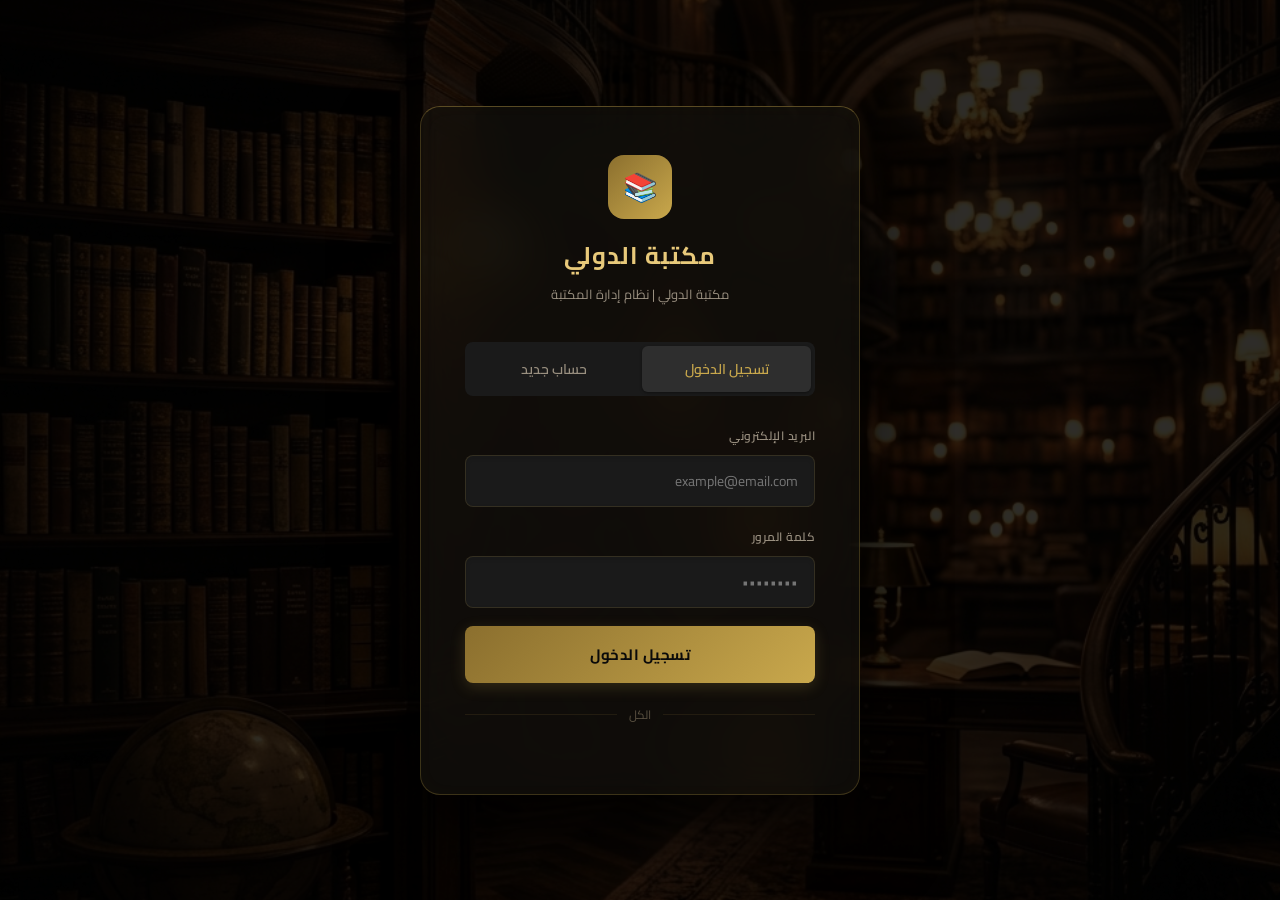
<file: index.html>
<!DOCTYPE html>
<html>
<head>
    <meta http-equiv="refresh" content="0; url=Frontend/index.html">
</head>
<body>
    <p>Redirecting to <a href="Frontend/index.html">Frontend</a>...</p>
</body>
</html>
</file>
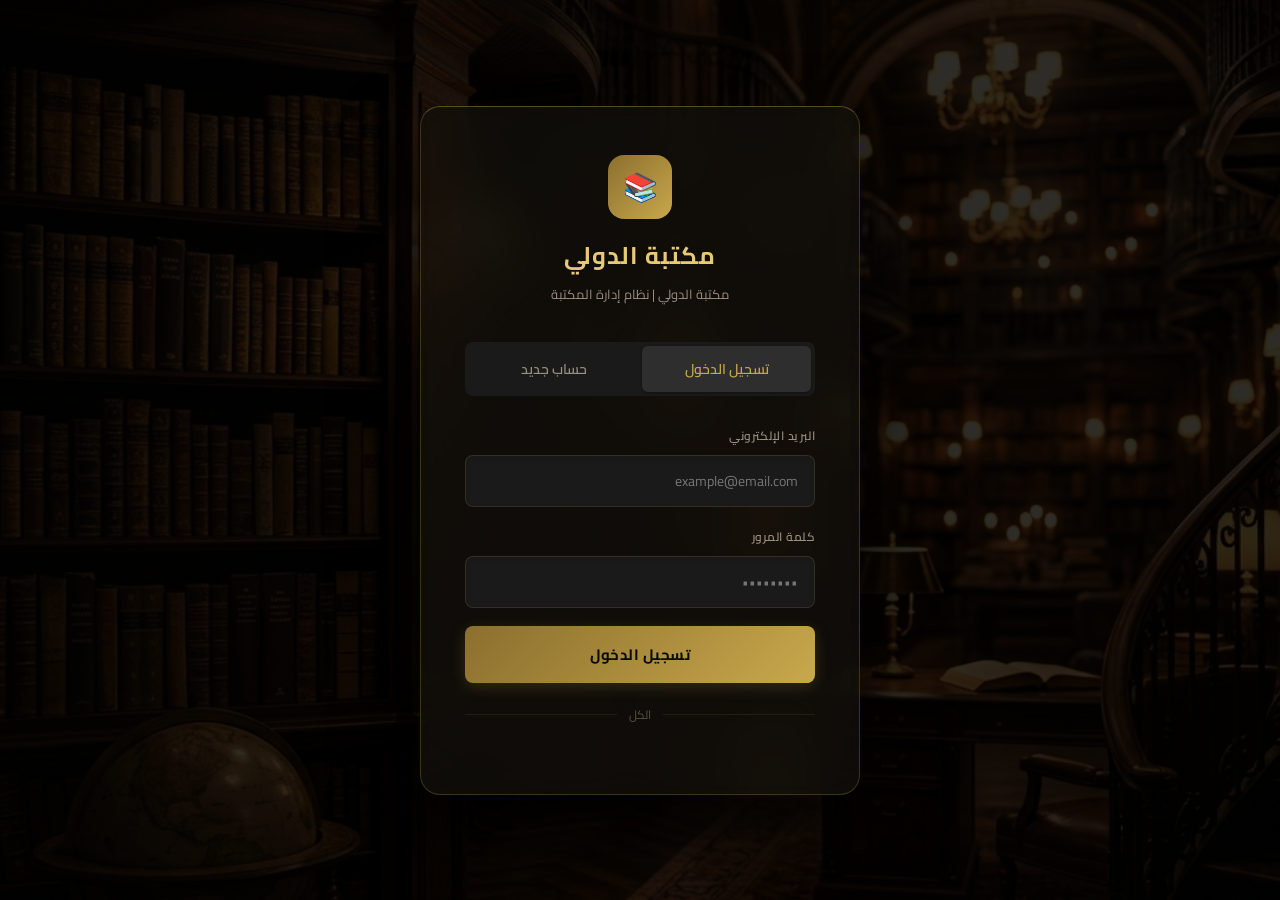
<file: Frontend/index.html>
<!DOCTYPE html>
<html lang="ar" dir="rtl">

<head>
  <meta charset="UTF-8">
  <meta name="viewport" content="width=device-width, initial-scale=1.0">
  <title data-t="title">مكتبة الدولة | نظام إدارة المكتبة</title>
  <link rel="preconnect" href="https://fonts.googleapis.com">
  <link href="https://fonts.googleapis.com/css2?family=Cairo:wght@300;400;600;700;900&family=Tajawal:wght@300;400;500;700&display=swap" rel="stylesheet">
  <link rel="stylesheet" href="style.css">
  <script src="https://accounts.google.com/gsi/client" async defer></script>
</head>

<body>

  <!-- ===== AUTH OVERLAY ===== -->
  <div id="auth-overlay">
    <div class="auth-bg"></div>
    <div class="auth-card" id="auth-card">
      <div class="auth-logo">
        <div class="logo-icon">📚</div>
        <h1 data-t="brand">مكتبة الدولي</h1>
        <p data-t="title">نظام إدارة المكتبة الإلكترونية</p>
      </div>

      <div class="auth-tabs">
        <button class="auth-tab active" data-t="login" onclick="switchAuthTab('login')">تسجيل الدخول</button>
        <button class="auth-tab" data-t="register" onclick="switchAuthTab('register')">حساب جديد</button>
      </div>

      <!-- LOGIN -->
      <div id="tab-login">
        <div class="form-group">
          <label data-t="email">البريد الإلكتروني</label>
          <input type="email" id="login-email" placeholder="example@email.com">
        </div>
        <div class="form-group">
          <label data-t="password">كلمة المرور</label>
          <input type="password" id="login-pass" placeholder="••••••••">
        </div>
        <button class="btn-primary" data-t="login" onclick="doLogin()">تسجيل الدخول</button>
        <div class="auth-divider" data-t="all">أو</div>
        <div id="google-btn-login" style="display:flex; justify-content:center; width:100%; margin-top:10px"></div>
      </div>

      <!-- REGISTER -->
      <div id="tab-register" style="display:none">
        <div class="form-group">
          <label data-t="name">الاسم الكامل</label>
          <input type="text" id="reg-name" placeholder="محمد أحمد">
        </div>
        <div class="form-group">
          <label data-t="email">البريد الإلكتروني</label>
          <input type="email" id="reg-email" placeholder="example@email.com">
        </div>
        <div class="form-group">
          <label data-t="password">كلمة المرور</label>
          <input type="password" id="reg-pass" placeholder="••••••••">
        </div>
        <div class="form-row">
          <div class="form-group" style="margin-bottom:0">
            <label data-t="phone">رقم الهاتف</label>
            <input type="tel" id="reg-phone" placeholder="01xxxxxxxxx">
          </div>
          <div class="form-group" style="margin-bottom:0">
            <label data-t="account_type">نوع الحساب</label>
            <select id="reg-type">
              <option value="USER" data-t="user">مستخدم</option>
            </select>
          </div>
        </div>
        <div class="form-group" style="margin-top:18px">
          <label data-t="address">العنوان</label>
          <input type="text" id="reg-address" placeholder="المدينة، الحي">
        </div>
        <button class="btn-primary" data-t="register" onclick="doRegister()">إنشاء الحساب</button>
        <div class="auth-divider" data-t="all">أو</div>
        <div id="google-btn-register" style="display:flex; justify-content:center; width:100%; margin-top:10px"></div>
      </div>
    </div>
  </div>

  <!-- ===== MAIN APP ===== -->
  <div id="app">
    <!-- SIDEBAR -->
    <aside class="sidebar" id="sidebar">
      <div class="sidebar-header">
        <div class="sidebar-logo">
          <div class="logo-mark">د</div>
          <span data-t="brand">مكتبة الدولة</span>
        </div>
      </div>

      <div class="sidebar-user">
        <div class="user-avatar" id="sidebar-avatar">م</div>
        <div class="user-info">
          <div class="name" id="sidebar-name">المستخدم</div>
          <span class="role" id="sidebar-role">مستخدم</span>
        </div>
      </div>

      <nav class="sidebar-nav" id="sidebar-nav">
        <!-- يتم بناؤها ديناميكياً -->
      </nav>

      <div class="sidebar-footer">
        <button class="btn-logout" data-t="logout" onclick="doLogout()">🚪 تسجيل الخروج</button>
      </div>
    </aside>
    <div class="sidebar-backdrop" id="sidebar-backdrop" onclick="closeSidebar()"></div>

    <!-- TOPBAR -->
    <header class="topbar">
      <button class="icon-btn mobile-nav-toggle" id="sidebar-toggle" type="button" aria-label="فتح القائمة" aria-expanded="false" onclick="toggleSidebar()">☰</button>
      <div class="topbar-title" id="topbar-title" data-t="dashboard">لوحة التحكم</div>
      <div class="topbar-search">
        <span>🔍</span>
        <input type="text" id="global-search" data-t="search_placeholder" placeholder="ابحث عن كتاب، مستخدم، طلب..." onkeyup="globalSearch(this.value)">
      </div>
      <div class="topbar-actions">
        <div class="icon-btn" data-t="settings" title="الإعدادات" onclick="navigate('profile')">⚙️</div>
      </div>
    </header>

    <!-- MAIN CONTENT -->
    <main class="main">

      <!-- ===== DASHBOARD ===== -->
      <div class="page active" id="page-dashboard">
        <div class="stats-grid">
          <div class="stat-card gold">
            <div class="stat-icon gold">📚</div>
            <div class="stat-number" id="stat-books">0</div>
            <div class="stat-label" data-t="total_books">إجمالي الكتب</div>
            <div class="stat-change up">↑ 12%</div>
          </div>
          <div class="stat-card blue">
            <div class="stat-icon blue">👥</div>
            <div class="stat-number" id="stat-users">0</div>
            <div class="stat-label" data-t="total_users">إجمالي المستخدمين</div>
            <div class="stat-change up">↑ 8%</div>
          </div>
          <div class="stat-card green">
            <div class="stat-icon green">🛒</div>
            <div class="stat-number" id="stat-orders">0</div>
            <div class="stat-label" data-t="total_orders">الطلبات الكلية</div>
            <div class="stat-change up">↑ 23%</div>
          </div>
          <div class="stat-card red">
            <div class="stat-icon red">💰</div>
            <div class="stat-number" id="stat-revenue">0</div>
            <div class="stat-label" data-t="total_revenue">إجمالي الإيرادات (ج.م)</div>
            <div class="stat-change up">↑ 15%</div>
          </div>
        </div>
        <div class="dashboard-grid">
          <div class="chart-card">
            <div class="chart-title" data-t="monthly_orders">📊 الطلبات الشهرية</div>
            <div class="bar-chart" id="monthly-chart"></div>
          </div>
          <div class="chart-card">
            <div class="chart-title" data-t="latest_activity">⚡ آخر النشاطات</div>
            <div class="activity-list" id="activity-list"></div>
          </div>
        </div>
      </div>

      <!-- ===== BOOKS ===== -->
      <div class="page" id="page-books">
        <div class="section-header">
          <div>
            <div class="section-title" data-t="manage_books">📚 إدارة الكتب</div>
          </div>
          <div style="display:flex;gap:10px">
            <button class="btn-outline" data-t="all" onclick="toggleView()">⊞ تبديل العرض</button>
            <button class="btn-sm admin-only" data-t="add_book" onclick="openModal('modal-add-book')">+ إضافة كتاب</button>
          </div>
        </div>

        <div class="filter-bar">
          <button class="filter-btn active" data-lang="all" data-t="all" onclick="filterBooks('all',this)">الكل</button>
          <button class="filter-btn" data-lang="AR" data-t="arabic" onclick="filterBooks('AR',this)">عربي</button>
          <button class="filter-btn" data-lang="EN" data-t="english" onclick="filterBooks('EN',this)">English</button>
          <select class="select-filter" id="dept-filter" onchange="filterBooksByDept(this.value)">
            <option value="" data-t="all_depts">كل الأقسام</option>
          </select>
        </div>

        <div id="books-view-table">
          <div class="table-container">
            <div class="table-toolbar">
              <div class="table-search">
                <span>🔍</span>
                <input type="text" id="books-search" data-t="books_search" placeholder="ابحث في الكتب..." onkeyup="searchBooks(this.value)">
              </div>
            </div>
            <table>
              <thead>
                <tr>
                  <th data-t="books">الكتاب</th>
                  <th data-t="departments">القسم</th>
                  <th data-t="publisher">الناشر</th>
                  <th data-t="pages">الصفحات</th>
                  <th data-t="total">السعر</th>
                  <th data-t="arabic">اللغة</th>
                  <th data-t="all">الإجراءات</th>
                </tr>
              </thead>
              <tbody id="books-table-body"></tbody>
            </table>
          </div>
        </div>

        <div id="books-view-grid" style="display:none">
          <div class="books-grid" id="books-grid-body"></div>
        </div>

        <div class="pagination" id="books-pagination"></div>
      </div>

      <!-- ===== USERS ===== -->
      <div class="page" id="page-users">
        <div class="section-header">
          <div>
            <div class="section-title" data-t="users">👥 إدارة المستخدمين</div>
          </div>
          <button class="btn-sm" data-t="register" onclick="openModal('modal-add-user')">+ إضافة مستخدم</button>
        </div>
        <div class="table-container">
          <div class="table-toolbar">
            <div class="table-search">
              <span>🔍</span>
              <input type="text" id="users-search" data-t="users_search" placeholder="ابحث في المستخدمين..." onkeyup="searchUsers(this.value)">
            </div>
            <select class="select-filter" onchange="filterUsersByType(this.value)">
              <option value="" data-t="all">الكل</option>
              <option value="ADMIN" data-t="admin">مدير</option>
              <option value="USER" data-t="user">مستخدم</option>
            </select>
          </div>
          <table>
            <thead>
              <tr>
                <th data-t="name">المستخدم</th>
                <th data-t="email">البريد</th>
                <th data-t="account_type">النوع</th>
                <th data-t="phone">الهاتف</th>
                <th data-t="address">العنوان</th>
                <th data-t="all">الإجراءات</th>
              </tr>
            </thead>
            <tbody id="users-table-body"></tbody>
          </table>
        </div>
        <div class="pagination" id="users-pagination"></div>
      </div>

      <!-- ===== DEPARTMENTS ===== -->
      <div class="page" id="page-departments">
        <div class="section-header">
          <div>
            <div class="section-title" data-t="departments">🏛️ الأقسام</div>
          </div>
          <button class="btn-sm" data-t="all" onclick="openModal('modal-add-dept')">+ قسم جديد</button>
        </div>
        <div class="table-container">
          <table>
            <thead>
              <tr>
                <th data-t="all">رقم القسم</th>
                <th data-t="name">اسم القسم</th>
                <th data-t="admin">المدير</th>
                <th data-t="total_books">عدد الكتب</th>
                <th data-t="all">الإجراءات</th>
              </tr>
            </thead>
            <tbody id="depts-table-body"></tbody>
          </table>
        </div>
      </div>

      <!-- ===== PUBLISHERS ===== -->
      <div class="page" id="page-publishers">
        <div class="section-header">
          <div>
            <div class="section-title" data-t="publishers">🏢 دور النشر</div>
          </div>
          <button class="btn-sm" data-t="all" onclick="openModal('modal-add-pub')">+ ناشر جديد</button>
        </div>
        <div class="table-container">
          <table>
            <thead>
              <tr>
                <th data-t="publisher">الناشر</th>
                <th data-t="address">العنوان</th>
                <th data-t="phone">الهاتف</th>
                <th data-t="all">الموقع</th>
                <th data-t="total_books">عدد الكتب</th>
                <th data-t="all">الإجراءات</th>
              </tr>
            </thead>
            <tbody id="pubs-table-body"></tbody>
          </table>
        </div>
      </div>

      <!-- ===== AUTHORS ===== -->
      <div class="page" id="page-authors">
        <div class="section-header">
          <div>
            <div class="section-title" data-t="authors">✍️ المؤلفون</div>
          </div>
          <button class="btn-sm" data-t="all" onclick="openModal('modal-add-author')">+ مؤلف جديد</button>
        </div>
        <div class="table-container">
          <table>
            <thead>
              <tr>
                <th data-t="author">المؤلف</th>
                <th data-t="books">الكتب</th>
                <th data-t="all">الإجراءات</th>
              </tr>
            </thead>
            <tbody id="authors-table-body"></tbody>
          </table>
        </div>
      </div>

      <!-- ===== ORDERS ===== -->
      <div class="page" id="page-orders">
        <div class="section-header">
          <div>
            <div class="section-title" data-t="orders">🛒 الطلبات</div>
          </div>
          <button class="btn-sm" id="btn-new-order" data-t="new_order" onclick="openNewOrderModal()" style="display:none">+ طلب جديد</button>
        </div>
        <div class="table-toolbar order-toolbar">
          <div class="table-search">
            <span>🔍</span>
            <input type="text" id="orders-search" data-t="orders_search" placeholder="ابحث في الطلبات..." onkeyup="searchOrders(this.value)">
          </div>
        </div>
        <div id="orders-container"></div>
      </div>

      <!-- ===== PROFILE / SETTINGS ===== -->
      <div class="page" id="page-profile">
        <div class="section-header">
          <div>
            <div class="section-title" data-t="settings">⚙️ الإعدادات</div>
            <div class="section-sub" data-t="all">إدارة إعدادات النظام والحساب</div>
          </div>
        </div>

        <div class="settings-layout">

          <!-- Card: General Settings -->
          <div class="settings-card">
            <div class="settings-card-header">
              <span class="settings-card-icon">⚙️</span>
              <div>
                <div class="settings-card-title" data-t="settings">الإعدادات العامة</div>
                <div class="settings-card-sub">إعدادات النظام الأساسية</div>
              </div>
            </div>

            <!-- Dark Mode -->
            <div class="settings-row">
              <span class="settings-row-icon">🌙</span>
              <div class="settings-row-info">
                <div class="settings-row-title" data-t="change_theme">الوضع الليلي</div>
                <div class="settings-row-sub">استخدام المظهر الداكن للواجهة</div>
              </div>
              <label class="toggle-switch">
                <input type="checkbox" id="dark-mode-toggle" onchange="toggleTheme()" checked>
                <span class="toggle-slider"></span>
              </label>
            </div>

            <!-- Language -->
            <div class="settings-row">
              <span class="settings-row-icon">🌐</span>
              <div class="settings-row-info">
                <div class="settings-row-title" data-t="arabic">اللغة</div>
                <div class="settings-row-sub">اختر لغة الواجهة المفضلة</div>
              </div>
              <div class="settings-select-group">
                <button class="lang-pill" id="pill-ar" onclick="updateLanguage('ar')">🇸🇦 عربي</button>
                <button class="lang-pill" id="pill-en" onclick="updateLanguage('en')">🇺🇸 English</button>
              </div>
            </div>

            <!-- Notifications -->
            <div class="settings-row">
              <span class="settings-row-icon">🔔</span>
              <div class="settings-row-info">
                <div class="settings-row-title" data-t="notifications">الإشعارات</div>
                <div class="settings-row-sub">استقبال التنبيهات الفورية</div>
              </div>
              <label class="toggle-switch">
                <input type="checkbox" id="notif-toggle" onchange="showToast('🔔 ' + t('notifications'))" checked>
                <span class="toggle-slider"></span>
              </label>
            </div>
          </div>

          <!-- Card: Account Info -->
          <div class="settings-card">
            <div class="settings-card-header">
              <span class="settings-card-icon">👤</span>
              <div>
                <div class="settings-card-title" data-t="profile">معلومات الحساب</div>
                <div class="settings-card-sub">تعديل بيانات ملفك الشخصي</div>
              </div>
            </div>

            <!-- Avatar + Name -->
            <div class="settings-profile-hero">
              <div class="profile-avatar" id="profile-avatar">م</div>
              <div>
                <div class="profile-name" id="profile-name">-</div>
                <div class="profile-email" id="profile-email">-</div>
                <span class="role badge-gold" id="profile-role">-</span>
              </div>
            </div>

            <div class="settings-form-grid">
              <div class="form-group">
                <label data-t="name">الاسم الكامل</label>
                <input type="text" id="pf-name">
              </div>
              <div class="form-group">
                <label data-t="email">البريد الإلكتروني</label>
                <input type="email" id="pf-email">
              </div>
            </div>
          </div>

          <!-- Card: Security -->
          <div class="settings-card">
            <div class="settings-card-header">
              <span class="settings-card-icon">🔒</span>
              <div>
                <div class="settings-card-title" data-t="password">الأمان والحماية</div>
                <div class="settings-card-sub">تغيير كلمة المرور</div>
              </div>
            </div>
            <div class="form-group">
              <label data-t="password">كلمة المرور الجديدة</label>
              <input type="password" id="pf-pass" placeholder="أدخل كلمة مرور جديدة">
            </div>
          </div>

          <!-- Card: Contact (users only) -->
          <div class="settings-card" id="customer-fields">
            <div class="settings-card-header">
              <span class="settings-card-icon">📍</span>
              <div>
                <div class="settings-card-title" data-t="address">تفاصيل التواصل</div>
                <div class="settings-card-sub">بيانات التواصل والعنوان</div>
              </div>
            </div>
            <div class="settings-form-grid">
              <div class="form-group">
                <label data-t="phone">رقم الهاتف</label>
                <input type="tel" id="pf-phone">
              </div>
              <div class="form-group">
                <label data-t="address">العنوان</label>
                <input type="text" id="pf-address">
              </div>
            </div>
          </div>

          <!-- Save Button -->
          <button class="btn-primary settings-save-btn" data-t="save_changes" onclick="saveProfile()">💾 حفظ التغييرات</button>

        </div>
      </div>

    </main>
  </div>


  <div class="modal-overlay" id="modal-add-user">
    <div class="modal" style="width:500px">
      <div class="modal-header">
        <div class="modal-title" data-t="register">👤 إضافة مستخدم</div>
        <button class="modal-close" onclick="closeModal('modal-add-user')">✕</button>
      </div>
      <div class="form-group"><label data-t="name">الاسم</label><input type="text" id="u-name"></div>
      <div class="form-row">
        <div class="form-group"><label data-t="email">البريد</label><input type="email" id="u-email"></div>
        <div class="form-group"><label data-t="password">كلمة المرور</label><input type="password" id="u-pass"></div>
      </div>
      <div class="form-row">
        <div class="form-group"><label data-t="account_type">النوع</label>
          <select id="u-type">
            <option value="USER" data-t="user">مستخدم</option>
            <option value="ADMIN" data-t="admin">مدير</option>
          </select>
        </div>
        <div class="form-group"><label data-t="phone">الهاتف</label><input type="tel" id="u-phone"></div>
      </div>
      <div class="form-group"><label data-t="address">العنوان</label><input type="text" id="u-address"></div>
      <button class="btn-primary" data-t="save" onclick="addUser()">✅ حفظ</button>
    </div>
  </div>

  <div class="modal-overlay" id="modal-add-dept">
    <div class="modal" style="width:400px">
      <div class="modal-header">
        <div class="modal-title" data-t="departments">🏛️ إضافة قسم</div>
        <button class="modal-close" onclick="closeModal('modal-add-dept')">✕</button>
      </div>
      <div class="form-group"><label data-t="name">اسم القسم</label><input type="text" id="d-name"></div>
      <button class="btn-primary" data-t="save" onclick="addDept()">✅ حفظ</button>
    </div>
  </div>

  <div class="modal-overlay" id="modal-add-pub">
    <div class="modal" style="width:500px">
      <div class="modal-header">
        <div class="modal-title" data-t="publisher">🏢 إضافة ناشر</div>
        <button class="modal-close" onclick="closeModal('modal-add-pub')">✕</button>
      </div>
      <div class="form-group"><label data-t="publisher">الاسم</label><input type="text" id="p-name"></div>
      <div class="form-row">
        <div class="form-group"><label data-t="address">العنوان</label><input type="text" id="p-addr"></div>
        <div class="form-group"><label data-t="phone">الهاتف</label><input type="tel" id="p-phone"></div>
      </div>
      <div class="form-group"><label data-t="all">الموقع</label><input type="text" id="p-web"></div>
      <button class="btn-primary" data-t="save" onclick="addPublisher()">✅ حفظ</button>
    </div>
  </div>

  <div class="modal-overlay" id="modal-add-author">
    <div class="modal" style="width:400px">
      <div class="modal-header">
        <div class="modal-title" data-t="author">✍️ إضافة مؤلف</div>
        <button class="modal-close" onclick="closeModal('modal-add-author')">✕</button>
      </div>
      <div class="form-group"><label data-t="name">الاسم الأول</label><input type="text" id="a-first"></div>
      <div class="form-group"><label data-t="name">اسم العائلة</label><input type="text" id="a-last"></div>
      <button class="btn-primary" data-t="save" onclick="addAuthor()">✅ حفظ</button>
    </div>
  </div>

  <div class="modal-overlay" id="modal-add-book">
    <div class="modal" style="width:560px">
      <div class="modal-header">
        <div class="modal-title" data-t="add_book">📚 إضافة كتاب جديد</div>
        <button class="modal-close" onclick="closeModal('modal-add-book')">✕</button>
      </div>
      <div class="form-group"><label data-t="name">عنوان الكتاب</label><input type="text" id="bk-title"></div>
      <div class="form-row">
        <div class="form-group"><label data-t="pages">عدد الصفحات</label><input type="number" id="bk-pages"></div>
        <div class="form-group"><label data-t="total">السعر</label><input type="number" id="bk-price" step="0.01"></div>
      </div>
      <div class="form-row">
        <div class="form-group"><label data-t="arabic">اللغة</label>
          <select id="bk-lang">
            <option value="AR" data-t="arabic">Arabic</option>
            <option value="EN" data-t="english">English</option>
          </select>
        </div>
        <div class="form-group"><label data-t="departments">القسم</label><select id="bk-dept"></select></div>
      </div>
      <div class="form-row">
        <div class="form-group"><label data-t="publisher">الناشر</label><select id="bk-pub"></select></div>
        <div class="form-group"><label data-t="author">المؤلف</label><select id="bk-author"></select></div>
      </div>
      <button class="btn-primary" data-t="save" onclick="addBook()">✅ حفظ</button>
    </div>
  </div>

  <div class="modal-overlay" id="modal-book-detail">
    <div class="modal" style="width:600px">
      <div class="modal-header">
        <div class="modal-title" id="detail-title">📖 تفاصيل الكتاب</div>
        <button class="modal-close" onclick="closeModal('modal-book-detail')">✕</button>
      </div>
      <div id="book-detail-content"></div>
    </div>
  </div>

  <div class="modal-overlay" id="modal-new-order">
    <div class="modal" style="width:560px">
      <div class="modal-header">
        <div class="modal-title" data-t="new_order">🛒 طلب جديد</div>
        <button class="modal-close" onclick="closeModal('modal-new-order')">✕</button>
      </div>
      <div class="form-group"><label data-t="books">اختر الكتاب</label><select id="o-book"></select></div>
      <div class="form-row">
        <div class="form-group"><label data-t="quantity">الكمية</label><input type="number" id="o-qty" value="1" min="1"></div>
        <div class="form-group"><label data-t="delivery_address">عنوان التوصيل</label><input type="text" id="o-addr"></div>
      </div>
      <div class="order-summary-box">
        <div class="summary-item"><span data-t="unit_price">السعر:</span><span id="o-unit-price">-</span></div>
        <div class="summary-item total"><span data-t="total">الإجمالي:</span><span id="o-total">-</span></div>
      </div>
      <button class="btn-primary" data-t="confirm_order" onclick="placeOrder()">✅ تأكيد</button>
    </div>
  </div>

  <div id="toast"></div>

  <script src="api.js"></script>
  <script src="script.js"></script>
  <script>
    // Initialize language on load
    document.addEventListener('DOMContentLoaded', () => {
      const savedLang = localStorage.getItem('library_lang') || 'ar';
      updateLanguage(savedLang);
    });
  </script>
</body>

</html>
</file>
<file: Frontend/style.css>
:root {
  --gold: #C9A84C;
  --gold-light: #E8C97A;
  --gold-dim: #8B6F2E;
  --gold-glow: rgba(201, 168, 76, 0.15);
  --black: #0A0A0A;
  --black2: #111111;
  --black3: #1A1A1A;
  --black4: #242424;
  --black5: #2E2E2E;
  --text: #F0EAD6;
  --text-dim: #9A9080;
  --text-muted: #5A5040;
  --danger: #E24B4A;
  --success: #2D9E75;
  --info: #378ADD;
  --warning: #EF9F27;
  --radius: 8px;
  --radius-lg: 14px;
  --radius-xl: 20px;
  --sidebar-w: 260px;
  --topbar-h: 64px;
  --transition: 0.2s cubic-bezier(0.4, 0, 0.2, 1);
}

* {
  margin: 0;
  padding: 0;
  box-sizing: border-box;
}

html,
body {
  width: 100%;
  height: 100%;
}

body {
  font-family: 'Cairo', sans-serif;
  background: var(--black) url('image/library_bg.png') center/cover no-repeat fixed;
  color: var(--text);
  min-height: 100vh;
  overflow-x: hidden;
}

/* ===== AUTH SCREENS ===== */
#auth-overlay {
  position: fixed;
  top: 0;
  bottom: 0;
  inset-inline-start: 0;
  inset-inline-end: 0;
  z-index: 9999;
  background: url('image/library_bg.png') center/110% no-repeat, rgba(10, 8, 4, 0.85);
  background-blend-mode: multiply;
  display: flex;
  align-items: flex-start;
  justify-content: center;
  overflow-y: auto;
  padding: 40px 16px;
  animation: authBgZoom 30s linear infinite alternate;
}

@keyframes authBgZoom {
  from {
    background-size: 105%;
    background-position: center;
  }
  to {
    background-size: 125%;
    background-position: center 60%;
  }
}

.auth-bg {
  position: absolute;
  inset-inline-start: 0;
  inset-inline-end: 0;
  overflow: hidden;
}

.auth-bg::before {
  content: '';
  position: absolute;
  top: -10%;
  left: -10%;
  width: 60vw;
  height: 60vw;
  border-radius: 50%;
  background: radial-gradient(circle, rgba(201, 168, 76, 0.12) 0%, transparent 70%);
  animation: blobMove1 25s ease-in-out infinite alternate;
  filter: blur(40px);
}

.auth-bg::after {
  content: '';
  position: absolute;
  bottom: -10%;
  right: -10%;
  width: 50vw;
  height: 50vw;
  border-radius: 50%;
  background: radial-gradient(circle, rgba(139, 111, 46, 0.08) 0%, transparent 70%);
  animation: blobMove2 20s ease-in-out infinite alternate-reverse;
  filter: blur(40px);
}

@keyframes blobMove1 {
  0% {
    transform: translate(0, 0) scale(1);
  }
  100% {
    transform: translate(15%, 10%) scale(1.1);
  }
}

@keyframes blobMove2 {
  0% {
    transform: translate(0, 0) scale(1);
  }
  100% {
    transform: translate(-10%, -15%) scale(1.2);
  }
}

.auth-card {
  position: relative;
  z-index: 1;
  background: rgba(18, 16, 12, 0.75);
  backdrop-filter: blur(25px) saturate(180%);
  -webkit-backdrop-filter: blur(25px) saturate(180%);
  border: 1px solid rgba(201, 168, 76, 0.25);
  border-top: 1px solid rgba(201, 168, 76, 0.4);
  border-radius: var(--radius-xl);
  padding: 48px 44px;
  width: 440px;
  max-width: 100%;
  margin: auto;
  animation: authCardFloat 0.7s cubic-bezier(0.22, 1, 0.36, 1) both, cardHover 8s ease-in-out infinite;
  box-shadow: 0 40px 80px rgba(0, 0, 0, 0.7), inset 0 0 20px rgba(201, 168, 76, 0.02);
  overflow: hidden;
}

.auth-card::before {
  content: '';
  position: absolute;
  top: 0;
  left: -100%;
  width: 100%;
  height: 100%;
  background: linear-gradient(120deg, transparent, rgba(201, 168, 76, 0.08), transparent);
  animation: cardShine 8s infinite ease-in-out;
}

@keyframes cardShine {
  0%,
  80% {
    left: -100%;
  }
  100% {
    left: 100%;
  }
}

.auth-logo {
  text-align: center;
  margin-bottom: 36px;
}

.auth-logo .logo-icon {
  width: 64px;
  height: 64px;
  background: linear-gradient(135deg, var(--gold-dim), var(--gold));
  border-radius: 16px;
  display: inline-flex;
  align-items: center;
  justify-content: center;
  font-size: 28px;
  margin-bottom: 14px;
}

.auth-logo h1 {
  font-size: 24px;
  font-weight: 700;
  color: var(--gold-light);
  letter-spacing: 1px;
}

.auth-logo p {
  font-size: 13px;
  color: var(--text-dim);
  margin-top: 4px;
}

.auth-tabs {
  display: flex;
  background: var(--black3);
  border-radius: var(--radius);
  padding: 4px;
  margin-bottom: 28px;
  gap: 4px;
}

.auth-tab {
  flex: 1;
  padding: 10px;
  background: transparent;
  border: none;
  color: var(--text-dim);
  font-family: 'Cairo', sans-serif;
  font-size: 14px;
  font-weight: 600;
  cursor: pointer;
  border-radius: 6px;
  transition: var(--transition);
}

.auth-tab.active {
  background: var(--black5);
  color: var(--gold);
  box-shadow: 0 1px 3px rgba(0, 0, 0, 0.4);
}

.form-group {
  margin-bottom: 18px;
}

.form-group label {
  display: block;
  font-size: 12px;
  font-weight: 600;
  color: var(--text-dim);
  margin-bottom: 8px;
  text-transform: uppercase;
  letter-spacing: 0.5px;
}

.field-hint {
  margin-top: 8px;
  font-size: 11px;
  color: var(--text-muted);
  line-height: 1.5;
}

.form-group input,
.form-group select,
.form-group textarea {
  width: 100%;
  background: var(--black3);
  border: 1px solid rgba(201, 168, 76, 0.15);
  border-radius: var(--radius);
  padding: 12px 16px;
  color: var(--text);
  font-family: 'Cairo', sans-serif;
  font-size: 14px;
  transition: all 0.3s ease;
  outline: none;
  box-shadow: inset 0 2px 4px rgba(0, 0, 0, 0.1);
}

.form-group input:focus,
.form-group select:focus,
.form-group textarea:focus {
  border-color: var(--gold);
  background: rgba(201, 168, 76, 0.05);
  box-shadow: 0 0 0 4px rgba(201, 168, 76, 0.15);
}

.form-group select option {
  background: var(--black3);
}

.form-group textarea {
  resize: vertical;
  min-height: 80px;
}

.form-row {
  display: grid;
  grid-template-columns: 1fr 1fr;
  gap: 16px;
}

.btn-primary {
  width: 100%;
  padding: 14px;
  background: linear-gradient(135deg, var(--gold-dim), var(--gold));
  border: none;
  border-radius: var(--radius);
  color: var(--black);
  font-family: 'Cairo', sans-serif;
  font-size: 15px;
  font-weight: 700;
  cursor: pointer;
  transition: all 0.3s cubic-bezier(0.4, 0, 0.2, 1);
  letter-spacing: 0.5px;
  box-shadow: 0 4px 15px rgba(201, 168, 76, 0.2);
}

.btn-primary:hover {
  opacity: 1;
  transform: translateY(-2px);
  box-shadow: 0 8px 25px rgba(201, 168, 76, 0.4);
}

.btn-primary:active {
  transform: translateY(0);
  box-shadow: 0 4px 10px rgba(201, 168, 76, 0.2);
}

.auth-divider {
  display: flex;
  align-items: center;
  gap: 12px;
  margin: 20px 0;
  color: var(--text-muted);
  font-size: 12px;
}

.auth-divider::before,
.auth-divider::after {
  content: '';
  flex: 1;
  height: 1px;
  background: rgba(201, 168, 76, 0.1);
}

/* ===== LAYOUT ===== */
#app {
  display: none;
  min-height: 100vh;
  width: 100%;
}

#app.visible {
  display: flex;
  width: 100%;
}

/* ===== SIDEBAR ===== */
.sidebar {
  width: var(--sidebar-w);
  background: rgba(10, 8, 4, 0.82);
  backdrop-filter: blur(16px);
  -webkit-backdrop-filter: blur(16px);
  border-inline-end: 1px solid rgba(201, 168, 76, 0.15);
  display: flex;
  flex-direction: column;
  position: fixed;
  top: 0;
  inset-inline-start: 0;
  bottom: 0;
  z-index: 100;
}

/* Sidebar backdrop logic */
.sidebar-backdrop {
  position: fixed;
  inset-inline-start: 0;
  inset-inline-end: 0;
  background: rgba(10, 10, 10, 0.56);
  opacity: 0;
  pointer-events: none;
  transition: opacity 0.2s ease;
  z-index: 98;
}

body.sidebar-open .sidebar-backdrop {
  opacity: 1;
  pointer-events: auto;
}

.sidebar-header {
  padding: 20px 24px;
  border-bottom: 1px solid rgba(201, 168, 76, 0.1);
}

.sidebar-logo {
  display: flex;
  align-items: center;
  gap: 12px;
}

.sidebar-logo .logo-mark {
  width: 40px;
  height: 40px;
  background: linear-gradient(135deg, var(--gold-dim), var(--gold));
  border-radius: 10px;
  display: flex;
  align-items: center;
  justify-content: center;
  font-size: 18px;
  font-weight: 900;
  color: var(--black);
}

.sidebar-logo span {
  font-size: 16px;
  font-weight: 700;
  color: var(--gold-light);
}

.sidebar-user {
  padding: 16px 24px;
  border-bottom: 1px solid rgba(201, 168, 76, 0.08);
  display: flex;
  align-items: center;
  gap: 12px;
}

.user-avatar {
  width: 36px;
  height: 36px;
  border-radius: 50%;
  background: var(--black5);
  border: 2px solid var(--gold-dim);
  display: flex;
  align-items: center;
  justify-content: center;
  font-size: 13px;
  font-weight: 700;
  color: var(--gold);
}

.user-info {
  flex: 1;
  min-width: 0;
}

.user-info .name {
  font-size: 13px;
  font-weight: 600;
  color: var(--text);
  white-space: nowrap;
  overflow: hidden;
  text-overflow: ellipsis;
}

.user-info .role {
  font-size: 11px;
  font-weight: 600;
  padding: 2px 8px;
  border-radius: 20px;
  display: inline-block;
  margin-top: 2px;
}

.role-admin {
  background: rgba(201, 168, 76, 0.15);
  color: var(--gold);
}

.role-user {
  background: rgba(55, 138, 221, 0.15);
  color: #5BA5E8;
}

.sidebar-nav {
  flex: 1;
  padding: 12px 0;
  overflow-y: auto;
}

.nav-section {
  margin-bottom: 8px;
}

.nav-section-title {
  padding: 4px 24px 6px;
  font-size: 10px;
  font-weight: 700;
  color: var(--text-muted);
  text-transform: uppercase;
  letter-spacing: 1px;
}

.nav-item {
  display: flex;
  align-items: center;
  gap: 12px;
  padding: 10px 24px;
  cursor: pointer;
  transition: all 0.3s cubic-bezier(0.4, 0, 0.2, 1);
  border-inline-start: 4px solid transparent;
  color: var(--text-dim);
  font-size: 14px;
  font-weight: 600;
}

.nav-item:hover {
  background: rgba(201, 168, 76, 0.05);
  color: var(--text);
  padding-inline-start: 30px;
}

.nav-item.active {
  background: linear-gradient(270deg, rgba(201, 168, 76, 0.12) 0%, transparent 100%);
  border-inline-start-color: var(--gold);
  color: var(--gold);
}

.nav-item .nav-icon {
  font-size: 16px;
  width: 20px;
  text-align: center;
}

.nav-badge {
  margin-inline-start: auto;
  background: var(--gold);
  color: var(--black);
  font-size: 10px;
  font-weight: 700;
  padding: 2px 7px;
  border-radius: 20px;
}

.sidebar-footer {
  padding: 16px 24px;
  border-top: 1px solid rgba(201, 168, 76, 0.1);
}

.btn-logout {
  width: 100%;
  padding: 10px;
  background: rgba(226, 75, 74, 0.1);
  border: 1px solid rgba(226, 75, 74, 0.2);
  border-radius: var(--radius);
  color: #E24B4A;
  font-family: 'Cairo', sans-serif;
  font-size: 13px;
  font-weight: 600;
  cursor: pointer;
  transition: var(--transition);
}

.btn-logout:hover {
  background: rgba(226, 75, 74, 0.18);
}

/* ===== TOPBAR ===== */
.topbar {
  height: var(--topbar-h);
  background: rgba(17, 17, 17, 0.85);
  backdrop-filter: blur(12px);
  border-bottom: 1px solid rgba(201, 168, 76, 0.1);
  display: flex;
  align-items: center;
  padding: 0 32px;
  gap: 20px;
  position: fixed;
  top: 0;
  inset-inline-start: var(--sidebar-w);
  inset-inline-end: 0;
  z-index: 99;
}

.mobile-nav-toggle {
  display: none;
}

.topbar-title {
  font-size: 18px;
  font-weight: 700;
  color: var(--text);
  flex: 1;
}

.topbar-search {
  display: flex;
  align-items: center;
  gap: 10px;
  background: var(--black3);
  border: 1px solid rgba(201, 168, 76, 0.12);
  border-radius: var(--radius);
  padding: 8px 16px;
  width: 260px;
  transition: var(--transition);
}

.topbar-search:focus-within {
  border-color: var(--gold);
  background: rgba(201, 168, 76, 0.05);
}

.topbar-search input {
  background: none;
  border: none;
  outline: none;
  color: var(--text);
  font-family: 'Cairo', sans-serif;
  font-size: 13px;
  width: 100%;
}

.topbar-search input::placeholder {
  color: var(--text-muted);
}

.topbar-search span {
  color: var(--text-muted);
  font-size: 14px;
}

.topbar-actions {
  display: flex;
  align-items: center;
  gap: 12px;
}

.lang-toggle {
  display: flex;
  align-items: center;
  gap: 8px;
  background: var(--black3);
  padding: 4px 12px;
  border-radius: 20px;
  margin-inline-start: 10px;
}

.lang-toggle .icon-btn {
  font-size: 12px;
  font-weight: 600;
  color: var(--text-dim);
  transition: var(--transition);
}

.lang-toggle .icon-btn:hover {
  color: var(--gold);
}

[lang="ar"] #lang-ar,
[lang="en"] #lang-en {
  color: var(--gold);
  font-weight: 700;
}

.icon-btn {
  width: 38px;
  height: 38px;
  border-radius: var(--radius);
  background: var(--black3);
  border: 1px solid rgba(201, 168, 76, 0.1);
  display: flex;
  align-items: center;
  justify-content: center;
  cursor: pointer;
  transition: var(--transition);
  font-size: 16px;
  color: var(--text-dim);
}

.icon-btn:hover {
  background: var(--black4);
  color: var(--gold);
  border-color: rgba(201, 168, 76, 0.3);
}

/* ===== MAIN ===== */
.main {
  margin-inline-start: var(--sidebar-w);
  margin-top: var(--topbar-h);
  padding: 28px 32px;
  min-height: calc(100vh - var(--topbar-h));
  background: rgba(10, 8, 4, 0.55);
  flex: 1;
  min-width: 0;
}

/* ===== PAGES ===== */
.page {
  display: none;
  animation: fadeIn 0.3s ease;
}

.page.active {
  display: block;
}

@keyframes fadeIn {
  from {
    opacity: 0;
    transform: translateY(8px);
  }
  to {
    opacity: 1;
    transform: translateY(0);
  }
}

/* ===== STATS CARDS ===== */
.stats-grid {
  display: grid;
  grid-template-columns: repeat(4, 1fr);
  gap: 20px;
  margin-bottom: 32px;
}

.stat-card {
  background: linear-gradient(145deg, var(--black2), var(--black3));
  border: 1px solid rgba(201, 168, 76, 0.15);
  border-radius: var(--radius-lg);
  padding: 24px 20px;
  transition: all 0.3s cubic-bezier(0.4, 0, 0.2, 1);
  position: relative;
  overflow: hidden;
  box-shadow: 0 6px 20px rgba(0, 0, 0, 0.1);
}

.stat-card::before {
  content: '';
  position: absolute;
  top: 0;
  right: 0;
  width: 80px;
  height: 80px;
  border-radius: 0 0 0 80px;
  opacity: 0.06;
}

.stat-card.gold::before {
  background: var(--gold);
}

.stat-card.blue::before {
  background: var(--info);
}

.stat-card.green::before {
  background: var(--success);
}

.stat-card.red::before {
  background: var(--danger);
}

.stat-card:hover {
  border-color: rgba(201, 168, 76, 0.4);
  transform: translateY(-4px);
  box-shadow: 0 12px 30px rgba(201, 168, 76, 0.12);
}

.stat-icon {
  width: 44px;
  height: 44px;
  border-radius: 12px;
  display: flex;
  align-items: center;
  justify-content: center;
  font-size: 20px;
  margin-bottom: 16px;
}

.stat-icon.gold {
  background: rgba(201, 168, 76, 0.12);
}

.stat-icon.blue {
  background: rgba(55, 138, 221, 0.12);
}

.stat-icon.green {
  background: rgba(45, 158, 117, 0.12);
}

.stat-icon.red {
  background: rgba(226, 75, 74, 0.12);
}

.stat-number {
  font-size: 32px;
  font-weight: 700;
  color: var(--text);
  line-height: 1;
  margin-bottom: 4px;
}

.stat-label {
  font-size: 13px;
  color: var(--text-dim);
  font-weight: 500;
}

.stat-change {
  font-size: 11px;
  margin-top: 10px;
  display: flex;
  align-items: center;
  gap: 4px;
}

.stat-change.up {
  color: var(--success);
}

.stat-change.down {
  color: var(--danger);
}

/* ===== SECTION HEADER ===== */
.section-header {
  display: flex;
  align-items: center;
  justify-content: space-between;
  margin-bottom: 20px;
}

.section-title {
  font-size: 18px;
  font-weight: 700;
  color: var(--text);
}

.section-subtitle {
  font-size: 13px;
  color: var(--text-dim);
  margin-top: 2px;
}

.btn-sm {
  padding: 8px 18px;
  background: linear-gradient(135deg, var(--gold-dim), var(--gold));
  border: none;
  border-radius: var(--radius);
  color: var(--black);
  font-family: 'Cairo', sans-serif;
  font-size: 13px;
  font-weight: 700;
  cursor: pointer;
  transition: var(--transition);
  white-space: nowrap;
}

.btn-sm:hover {
  opacity: 0.9;
}

.btn-outline {
  padding: 8px 18px;
  background: transparent;
  border: 1px solid rgba(201, 168, 76, 0.3);
  border-radius: var(--radius);
  color: var(--gold);
  font-family: 'Cairo', sans-serif;
  font-size: 13px;
  font-weight: 600;
  cursor: pointer;
  transition: var(--transition);
}

.btn-outline:hover {
  background: rgba(201, 168, 76, 0.08);
}

.btn-danger {
  padding: 6px 14px;
  background: rgba(226, 75, 74, 0.1);
  border: 1px solid rgba(226, 75, 74, 0.25);
  border-radius: var(--radius);
  color: var(--danger);
  font-family: 'Cairo', sans-serif;
  font-size: 12px;
  font-weight: 600;
  cursor: pointer;
  transition: var(--transition);
}

.btn-danger:hover {
  background: rgba(226, 75, 74, 0.18);
}

.btn-edit {
  padding: 6px 14px;
  background: rgba(55, 138, 221, 0.1);
  border: 1px solid rgba(55, 138, 221, 0.25);
  border-radius: var(--radius);
  color: var(--info);
  font-family: 'Cairo', sans-serif;
  font-size: 12px;
  font-weight: 600;
  cursor: pointer;
  transition: var(--transition);
}

.btn-edit:hover {
  background: rgba(55, 138, 221, 0.18);
}

/* ===== TABLE ===== */
.table-container {
  background: var(--black2);
  border: 1px solid rgba(201, 168, 76, 0.1);
  border-radius: var(--radius-lg);
  overflow: hidden;
}

.table-toolbar {
  padding: 16px 20px;
  border-bottom: 1px solid rgba(201, 168, 76, 0.08);
  display: flex;
  align-items: center;
  gap: 12px;
}

.order-toolbar {
  margin-bottom: 20px;
  background: var(--black2);
  border: 1px solid rgba(201, 168, 76, 0.1);
  border-radius: var(--radius-lg);
}

.table-search {
  display: flex;
  align-items: center;
  gap: 8px;
  background: var(--black3);
  border: 1px solid rgba(201, 168, 76, 0.12);
  border-radius: var(--radius);
  padding: 7px 14px;
  flex: 1;
}

.table-search input {
  background: none;
  border: none;
  outline: none;
  color: var(--text);
  font-family: 'Cairo', sans-serif;
  font-size: 13px;
  width: 100%;
}

.table-search input::placeholder {
  color: var(--text-muted);
}

table {
  width: 100%;
  border-collapse: separate;
  border-spacing: 0;
}

thead tr {
  background: rgba(201, 168, 76, 0.06);
}

th {
  padding: 14px 20px;
  text-align: right;
  font-size: 11px;
  font-weight: 700;
  color: var(--gold);
  text-transform: uppercase;
  letter-spacing: 0.8px;
  border-bottom: 2px solid rgba(201, 168, 76, 0.1);
  white-space: nowrap;
}

th:first-child {
  border-top-right-radius: var(--radius);
}

th:last-child {
  border-top-left-radius: var(--radius);
}

td {
  padding: 16px 20px;
  font-size: 13px;
  color: var(--text);
  border-bottom: 1px solid rgba(255, 255, 255, 0.03);
  vertical-align: middle;
  transition: all 0.2s;
}

tr:last-child td {
  border-bottom: none;
}

tr:hover td {
  background: rgba(201, 168, 76, 0.03);
  transform: scale(1.002);
}

.badge {
  display: inline-block;
  padding: 3px 10px;
  border-radius: 20px;
  font-size: 11px;
  font-weight: 700;
}

.badge-gold {
  background: rgba(201, 168, 76, 0.15);
  color: var(--gold);
}

.badge-blue {
  background: rgba(55, 138, 221, 0.15);
  color: #5BA5E8;
}

.badge-green {
  background: rgba(45, 158, 117, 0.15);
  color: #3DC998;
}

.badge-red {
  background: rgba(226, 75, 74, 0.15);
  color: #E87878;
}

.badge-gray {
  background: rgba(255, 255, 255, 0.06);
  color: var(--text-dim);
}

.td-actions {
  display: flex;
  gap: 8px;
  align-items: center;
}

/* ===== MODAL ===== */
.modal-overlay {
  position: fixed;
  top: 0;
  bottom: 0;
  inset-inline-start: 0;
  inset-inline-end: 0;
  z-index: 1000;
  background: rgba(0, 0, 0, 0.6);
  backdrop-filter: blur(8px);
  display: flex;
  align-items: center;
  justify-content: center;
  opacity: 0;
  pointer-events: none;
  transition: all 0.3s ease;
}

.modal-overlay.open {
  opacity: 1;
  pointer-events: all;
}

.modal {
  background: linear-gradient(135deg, var(--black2), var(--black3));
  border: 1px solid rgba(201, 168, 76, 0.2);
  border-radius: var(--radius-xl);
  padding: 32px;
  width: 500px;
  max-height: 80vh;
  overflow-y: auto;
  transform: scale(0.9) translateY(20px);
  transition: all 0.4s cubic-bezier(0.34, 1.56, 0.64, 1);
  box-shadow: 0 20px 50px rgba(0, 0, 0, 0.5);
}

.modal-overlay.open .modal {
  transform: scale(1) translateY(0);
}

.modal-header {
  display: flex;
  align-items: center;
  justify-content: space-between;
  margin-bottom: 24px;
}

.modal-title {
  font-size: 18px;
  font-weight: 700;
  color: var(--gold-light);
}

.modal-close {
  width: 32px;
  height: 32px;
  border-radius: 8px;
  background: var(--black4);
  border: 1px solid rgba(201, 168, 76, 0.1);
  color: var(--text-dim);
  cursor: pointer;
  font-size: 16px;
  display: flex;
  align-items: center;
  justify-content: center;
  transition: var(--transition);
}

.modal-close:hover {
  background: var(--black5);
  color: var(--text);
}

/* ===== BOOKS GRID ===== */
.books-grid {
  display: grid;
  grid-template-columns: repeat(auto-fill, minmax(200px, 1fr));
  gap: 20px;
}

.book-card {
  background: linear-gradient(to bottom, var(--black2), var(--black3));
  border: 1px solid rgba(201, 168, 76, 0.15);
  border-radius: var(--radius-lg);
  overflow: hidden;
  cursor: pointer;
  transition: all 0.3s cubic-bezier(0.4, 0, 0.2, 1);
  box-shadow: 0 4px 15px rgba(0, 0, 0, 0.1);
}

.book-card:hover {
  border-color: var(--gold);
  transform: translateY(-6px);
  box-shadow: 0 15px 35px rgba(201, 168, 76, 0.15);
}

.book-cover {
  height: 160px;
  display: flex;
  align-items: center;
  justify-content: center;
  font-size: 48px;
  position: relative;
}

.book-cover.ar {
  background: linear-gradient(135deg, #1A1200, #2C2000);
}

.book-cover.en {
  background: linear-gradient(135deg, #001220, #001830);
}

.book-lang-badge {
  position: absolute;
  top: 10px;
  left: 10px;
  background: rgba(201, 168, 76, 0.9);
  color: var(--black);
  font-size: 10px;
  font-weight: 700;
  padding: 3px 8px;
  border-radius: 20px;
}

.book-info {
  padding: 14px;
}

.book-title {
  font-size: 13px;
  font-weight: 700;
  color: var(--text);
  margin-bottom: 4px;
  line-height: 1.3;
}

.book-dept {
  font-size: 11px;
  color: var(--text-dim);
  margin-bottom: 8px;
}

.book-price {
  font-size: 16px;
  font-weight: 700;
  color: var(--gold);
}

.book-price span {
  font-size: 11px;
  font-weight: 400;
  color: var(--text-dim);
}

/* ===== ORDER CARD ===== */
#orders-container {
  display: grid;
  grid-template-columns: repeat(3, 1fr);
  gap: 20px;
  width: 100%;
}

.order-card {
  background: var(--black2);
  border: 1px solid rgba(201, 168, 76, 0.12);
  border-radius: var(--radius-xl);
  padding: 0;
  transition: all 0.4s cubic-bezier(0.4, 0, 0.2, 1);
  box-shadow: 0 10px 30px rgba(0, 0, 0, 0.15);
  display: flex;
  flex-direction: column;
  overflow: hidden;
  position: relative;
}

.order-card::before {
  content: '';
  position: absolute;
  top: 0;
  right: 0;
  left: 0;
  height: 4px;
  background: linear-gradient(90deg, var(--gold-dim), var(--gold), var(--gold-dim));
  opacity: 0;
  transition: var(--transition);
}

.order-card:hover {
  border-color: rgba(201, 168, 76, 0.4);
  transform: translateY(-8px);
  box-shadow: 0 20px 40px rgba(0, 0, 0, 0.3);
}

.order-card:hover::before {
  opacity: 1;
}

.order-header {
  padding: 16px 20px;
  background: rgba(201, 168, 76, 0.03);
  border-bottom: 1px solid rgba(201, 168, 76, 0.08);
  display: flex;
  align-items: center;
  justify-content: space-between;
}

.order-id-wrapper {
  display: flex;
  flex-direction: column;
  gap: 4px;
}

.order-id {
  font-size: 14px;
  font-weight: 800;
  color: var(--gold);
  letter-spacing: 0.5px;
}

.order-customer {
  font-size: 11px;
  color: var(--text-dim);
  display: flex;
  align-items: center;
  gap: 4px;
}

.order-status-wrapper {
  text-align: left;
  display: flex;
  flex-direction: column;
  align-items: flex-end;
  gap: 6px;
}

.order-date {
  font-size: 11px;
  color: var(--text-muted);
  font-weight: 500;
}

.order-content {
  padding: 16px 20px;
  flex: 1;
}

.order-items-label {
  font-size: 10px;
  font-weight: 700;
  color: var(--text-muted);
  text-transform: uppercase;
  margin-bottom: 10px;
  letter-spacing: 1px;
  display: block;
}

.order-items {
  display: flex;
  flex-direction: column;
  gap: 8px;
}

.order-item {
  display: flex;
  align-items: flex-start;
  justify-content: space-between;
  padding: 0;
  background: transparent;
}

.order-item-info {
  display: flex;
  flex-direction: column;
  gap: 2px;
}

.order-item-name {
  font-size: 13px;
  font-weight: 600;
  color: var(--text);
}

.order-item-qty {
  font-size: 11px;
  color: var(--text-dim);
}

.order-item-cost {
  font-size: 13px;
  font-weight: 700;
  color: var(--text);
}

.order-footer {
  padding: 16px 24px;
  background: rgba(255, 255, 255, 0.02);
  border-top: 1px solid rgba(201, 168, 76, 0.08);
  display: flex;
  align-items: center;
  justify-content: space-between;
}

.order-address-box {
  flex: 1;
  margin-inline-start: 20px;
}

.order-footer-label {
  font-size: 10px;
  font-weight: 700;
  color: var(--text-muted);
  text-transform: uppercase;
  margin-bottom: 4px;
}

.order-address {
  font-size: 11px;
  color: var(--text-dim);
  line-height: 1.4;
  overflow: hidden;
  text-overflow: ellipsis;
  display: -webkit-box;
  -webkit-line-clamp: 1;
  -webkit-box-orient: vertical;
}

.order-total-box {
  text-align: left;
}

.order-total {
  font-size: 20px;
  font-weight: 900;
  color: var(--gold);
  letter-spacing: -0.5px;
}

.order-total span {
  font-size: 12px;
  font-weight: 500;
  color: var(--text-dim);
  margin-inline-end: 4px;
}

/* ===== DASHBOARD CHARTS ===== */
.dashboard-grid {
  display: grid;
  grid-template-columns: 2fr 1fr;
  gap: 24px;
}

.chart-card {
  background: linear-gradient(to bottom right, var(--black2), var(--black3));
  border: 1px solid rgba(201, 168, 76, 0.15);
  border-radius: var(--radius-lg);
  padding: 24px;
  box-shadow: 0 8px 30px rgba(0, 0, 0, 0.05);
  transition: var(--transition);
}

.chart-card:hover {
  border-color: rgba(201, 168, 76, 0.3);
}

.chart-title {
  font-size: 15px;
  font-weight: 700;
  color: var(--text);
  margin-bottom: 20px;
}

.bar-chart {
  display: flex;
  align-items: flex-end;
  gap: 12px;
  height: 180px; /* Slightly taller */
  padding-top: 30px; /* Space for labels */
}

.bar-col {
  flex: 1;
  display: flex;
  flex-direction: column;
  align-items: center;
  position: relative;
}

.bar {
  width: 100%;
  border-radius: 6px 6px 2px 2px;
  background: linear-gradient(to top, var(--gold-dim), var(--gold));
  transition: height 1s cubic-bezier(0.34, 1.56, 0.64, 1), background 0.3s ease;
  cursor: pointer;
  position: relative;
}

.bar:hover {
  background: linear-gradient(to top, var(--gold), var(--gold-light));
  filter: brightness(1.2);
}

.bar-label {
  font-size: 11px;
  color: var(--text-muted);
  margin-top: 10px;
  transition: color 0.3s;
}

.bar-col:hover .bar-label {
  color: var(--gold-light);
}

.bar-val {
  position: absolute;
  top: -28px;
  font-size: 11px;
  font-weight: 800;
  color: var(--gold-light);
  background: var(--black4);
  padding: 4px 8px;
  border-radius: 6px;
  border: 1px solid rgba(201, 168, 76, 0.3);
  opacity: 0;
  transform: translateY(10px);
  transition: all 0.3s cubic-bezier(0.175, 0.885, 0.32, 1.275);
  pointer-events: none;
  white-space: nowrap;
  box-shadow: 0 4px 10px rgba(0,0,0,0.3);
  z-index: 10;
}

.bar-col:hover .bar-val {
  opacity: 1;
  transform: translateY(0);
}

.activity-list {
  display: flex;
  flex-direction: column;
  gap: 12px;
}

.activity-item {
  display: flex;
  align-items: center;
  gap: 12px;
}

.activity-dot {
  width: 8px;
  height: 8px;
  border-radius: 50%;
  flex-shrink: 0;
}

.activity-text {
  font-size: 13px;
  color: var(--text);
  flex: 1;
  line-height: 1.4;
}

.activity-time {
  font-size: 11px;
  color: var(--text-muted);
  white-space: nowrap;
}

/* ===== PAGINATION ===== */
.pagination {
  display: flex;
  align-items: center;
  justify-content: center;
  gap: 6px;
  margin-top: 24px;
}

.page-btn {
  width: 34px;
  height: 34px;
  border-radius: var(--radius);
  background: var(--black3);
  border: 1px solid rgba(201, 168, 76, 0.1);
  color: var(--text-dim);
  font-family: 'Cairo', sans-serif;
  font-size: 13px;
  cursor: pointer;
  transition: var(--transition);
  display: flex;
  align-items: center;
  justify-content: center;
}

.page-btn:hover {
  border-color: rgba(201, 168, 76, 0.3);
  color: var(--text);
}

.page-btn.active {
  background: var(--gold);
  border-color: var(--gold);
  color: var(--black);
  font-weight: 700;
}

/* ===== PROFILE ===== */
.profile-card {
  background: rgba(18, 16, 12, 0.45);
  backdrop-filter: blur(12px);
  -webkit-backdrop-filter: blur(12px);
  border: 1px solid rgba(201, 168, 76, 0.15);
  border-radius: var(--radius-xl);
  padding: 40px;
  max-width: 700px;
  animation: pageEnter 0.6s ease both;
}

.profile-header {
  display: flex;
  align-items: center;
  gap: 24px;
  margin-bottom: 36px;
  padding-bottom: 24px;
  border-bottom: 1px solid rgba(201, 168, 76, 0.1);
}

.profile-avatar {
  width: 90px;
  height: 90px;
  border-radius: 50%;
  background: linear-gradient(135deg, var(--black4), var(--black2));
  border: 3px solid var(--gold-dim);
  display: flex;
  align-items: center;
  justify-content: center;
  font-size: 32px;
  font-weight: 700;
  color: var(--gold);
  box-shadow: 0 0 20px rgba(201, 168, 76, 0.15);
  transition: var(--transition);
}

.profile-avatar:hover {
  transform: scale(1.05) rotate(5deg);
  border-color: var(--gold);
}

.profile-name {
  font-size: 24px;
  font-weight: 700;
  color: var(--gold-light);
}

.profile-email {
  font-size: 14px;
  color: var(--text-muted);
  margin-top: 4px;
}

.profile-fields {
  display: flex;
  flex-direction: column;
  gap: 20px;
}

.profile-section-title {
  font-size: 14px;
  font-weight: 700;
  color: var(--gold);
  margin: 10px 0 5px;
  text-transform: uppercase;
  letter-spacing: 1px;
  display: flex;
  align-items: center;
  gap: 8px;
}

/* ===== SETTINGS PAGE ===== */
.settings-layout {
  display: flex;
  flex-direction: column;
  gap: 20px;
  max-width: 760px;
}

.settings-card {
  background: rgba(18, 16, 12, 0.55);
  backdrop-filter: blur(14px);
  -webkit-backdrop-filter: blur(14px);
  border: 1px solid rgba(201, 168, 76, 0.15);
  border-radius: var(--radius-xl);
  padding: 0;
  overflow: hidden;
  animation: pageEnter 0.5s ease both;
}

.settings-card-header {
  display: flex;
  align-items: center;
  gap: 14px;
  padding: 20px 24px;
  border-bottom: 1px solid rgba(201, 168, 76, 0.1);
  background: rgba(201, 168, 76, 0.04);
}

.settings-card-icon {
  font-size: 22px;
  width: 44px;
  height: 44px;
  border-radius: var(--radius);
  background: rgba(201, 168, 76, 0.1);
  display: flex;
  align-items: center;
  justify-content: center;
  flex-shrink: 0;
}

.settings-card-title {
  font-size: 15px;
  font-weight: 700;
  color: var(--text);
}

.settings-card-sub {
  font-size: 12px;
  color: var(--text-muted);
  margin-top: 2px;
}

/* Settings Row */
.settings-row {
  display: flex;
  align-items: center;
  gap: 14px;
  padding: 16px 24px;
  border-bottom: 1px solid rgba(201, 168, 76, 0.06);
  transition: background 0.2s;
}

.settings-row:last-child {
  border-bottom: none;
}

.settings-row:hover {
  background: rgba(201, 168, 76, 0.03);
}

.settings-row-icon {
  font-size: 18px;
  width: 36px;
  height: 36px;
  border-radius: 10px;
  background: rgba(201, 168, 76, 0.08);
  display: flex;
  align-items: center;
  justify-content: center;
  flex-shrink: 0;
}

.settings-row-info {
  flex: 1;
}

.settings-row-title {
  font-size: 14px;
  font-weight: 600;
  color: var(--text);
}

.settings-row-sub {
  font-size: 12px;
  color: var(--text-muted);
  margin-top: 2px;
}

/* Toggle Switch */
.toggle-switch {
  position: relative;
  display: inline-block;
  width: 48px;
  height: 26px;
  flex-shrink: 0;
  cursor: pointer;
}

.toggle-switch input {
  opacity: 0;
  width: 0;
  height: 0;
  position: absolute;
}

.toggle-slider {
  position: absolute;
  inset: 0;
  background: var(--black4);
  border-radius: 26px;
  border: 1px solid rgba(201, 168, 76, 0.2);
  transition: all 0.3s ease;
}

.toggle-slider::before {
  content: '';
  position: absolute;
  width: 18px;
  height: 18px;
  border-radius: 50%;
  background: var(--text-muted);
  top: 3px;
  inset-inline-start: 3px;
  transition: all 0.3s ease;
}

.toggle-switch input:checked + .toggle-slider {
  background: linear-gradient(135deg, var(--gold-dim), var(--gold));
  border-color: var(--gold);
}

.toggle-switch input:checked + .toggle-slider::before {
  inset-inline-start: calc(100% - 21px);
  background: var(--black);
}

/* Language Pills */
.settings-select-group {
  display: flex;
  gap: 8px;
  flex-shrink: 0;
}

.lang-pill {
  padding: 6px 14px;
  border-radius: 20px;
  background: var(--black4);
  border: 1px solid rgba(201, 168, 76, 0.15);
  color: var(--text-dim);
  font-family: 'Cairo', sans-serif;
  font-size: 12px;
  font-weight: 600;
  cursor: pointer;
  transition: var(--transition);
}

.lang-pill:hover,
.lang-pill.active {
  background: rgba(201, 168, 76, 0.15);
  border-color: var(--gold);
  color: var(--gold);
}

/* Settings Profile Hero */
.settings-profile-hero {
  display: flex;
  align-items: center;
  gap: 20px;
  padding: 20px 24px;
  border-bottom: 1px solid rgba(201, 168, 76, 0.06);
}

/* Settings Form Grid */
.settings-form-grid {
  display: grid;
  grid-template-columns: 1fr 1fr;
  gap: 16px;
  padding: 20px 24px;
}

/* Section Subtitle */
.section-sub {
  font-size: 13px;
  color: var(--text-muted);
  margin-top: 4px;
}

/* Settings Save Button */
.settings-save-btn {
  align-self: flex-start;
  padding: 12px 32px;
}

@media (max-width: 600px) {
  .settings-form-grid {
    grid-template-columns: 1fr;
  }
  .settings-select-group {
    flex-direction: column;
  }
}

/* ===== EMPTY STATE ===== */
.empty-state {
  text-align: center;
  padding: 60px 20px;
}

.empty-icon {
  font-size: 48px;
  margin-bottom: 16px;
  opacity: 0.3;
}

.empty-title {
  font-size: 16px;
  font-weight: 600;
  color: var(--text-dim);
}

.empty-sub {
  font-size: 13px;
  color: var(--text-muted);
  margin-top: 6px;
}

/* ===== TOAST ===== */
#toast {
  position: fixed;
  bottom: 32px;
  left: 50%;
  transform: translateX(-50%);
  background: var(--black3);
  border: 1px solid rgba(201, 168, 76, 0.2);
  border-radius: var(--radius);
  padding: 12px 24px;
  font-size: 14px;
  font-weight: 500;
  color: var(--text);
  z-index: 9999;
  pointer-events: none;
  opacity: 0;
  transition: opacity 0.3s;
  white-space: normal;
  max-width: min(92vw, 420px);
  text-align: center;
}

#toast.show {
  opacity: 1;
}

#toast.success {
  border-color: rgba(45, 158, 117, 0.4);
  color: #3DC998;
}

#toast.error {
  border-color: rgba(226, 75, 74, 0.4);
  color: #E87878;
}

/* ===== SCROLLBAR ===== */
::-webkit-scrollbar {
  width: 6px;
  height: 6px;
}

::-webkit-scrollbar-track {
  background: transparent;
}

::-webkit-scrollbar-thumb {
  background: rgba(201, 168, 76, 0.2);
  border-radius: 3px;
}

::-webkit-scrollbar-thumb:hover {
  background: rgba(201, 168, 76, 0.4);
}

/* ===== RESPONSIVE ===== */
@media (max-width: 1100px) {
  .stats-grid {
    grid-template-columns: repeat(2, 1fr);
  }
  .dashboard-grid {
    grid-template-columns: 1fr;
  }
}

@media (max-width: 768px) {
  .sidebar {
    inset-inline-start: 0;
    transform: translateX(100%);
    transition: transform 0.3s cubic-bezier(0.4, 0, 0.2, 1);
  }
  html[dir="ltr"] .sidebar {
    transform: translateX(-100%);
  }
  .sidebar.open {
    transform: translateX(0);
  }
  .main,
  .topbar {
    margin-inline-start: 0;
  }
  .topbar {
    inset-inline-start: 0;
    padding: 0 16px;
    gap: 12px;
  }
  .mobile-nav-toggle {
    display: inline-flex;
  }
  .topbar-title {
    min-width: 0;
    font-size: 16px;
  }
  .topbar-search {
    min-width: 0;
    width: auto;
    flex: 1;
    padding: 8px 12px;
  }
  .topbar-actions {
    gap: 8px;
  }
  .main {
    padding: 24px 16px;
  }
  .stats-grid {
    grid-template-columns: 1fr 1fr;
  }
  .table-toolbar {
    flex-wrap: wrap;
    align-items: stretch;
  }
  .table-search {
    min-width: 100%;
  }
  .order-header,
  .order-footer {
    flex-direction: column;
    align-items: stretch;
    gap: 12px;
  }
  .order-status-wrapper,
  .order-total-box {
    text-align: end;
    align-items: flex-start;
  }
  .order-address-box {
    margin-inline-start: 0;
  }
  body.sidebar-open {
    overflow: hidden;
  }
}

@media (max-width: 540px) {
  .form-row,
  .stats-grid {
    grid-template-columns: 1fr;
  }
  .auth-card {
    width: calc(100vw - 24px);
    padding: 32px 20px;
  }
  .topbar-actions .icon-btn {
    width: 34px;
    height: 34px;
    font-size: 15px;
  }
  .profile-card {
    padding: 24px 18px;
  }
}

/* ===== FILTERS ===== */
.filter-bar {
  display: flex;
  gap: 12px;
  margin-bottom: 20px;
  flex-wrap: wrap;
}

.filter-btn {
  padding: 7px 16px;
  background: var(--black3);
  border: 1px solid rgba(201, 168, 76, 0.1);
  border-radius: 20px;
  color: var(--text-dim);
  font-family: 'Cairo', sans-serif;
  font-size: 12px;
  font-weight: 600;
  cursor: pointer;
  transition: var(--transition);
}

.filter-btn.active,
.filter-btn:hover {
  background: rgba(201, 168, 76, 0.1);
  border-color: rgba(201, 168, 76, 0.3);
  color: var(--gold);
}

.select-filter {
  padding: 7px 14px;
  background: var(--black3);
  border: 1px solid rgba(201, 168, 76, 0.12);
  border-radius: var(--radius);
  color: var(--text-dim);
  font-family: 'Cairo', sans-serif;
  font-size: 13px;
  cursor: pointer;
  outline: none;
}

.select-filter option {
  background: var(--black3);
}

/* ===== LIGHT THEME ===== */
body.light-theme {
  --black:  #F0F2F5;
  --black2: #FFFFFF;
  --black3: #F5F6FA;
  --black4: #E8EAF0;
  --black5: #DDE0E8;
  --text:   #111827;
  --text-dim: #374151;
  --text-muted: #6B7280;
  --gold:      #8B6914;
  --gold-dim:  #6B5010;
  --gold-light: #A07820;
}

/* App background */
body.light-theme {
  background: linear-gradient(135deg, #F0F2F5 0%, #E8EAF0 100%);
}

body.light-theme #app::before {
  background-image: radial-gradient(circle, rgba(0,0,0,0.06) 1px, transparent 1px),
    radial-gradient(circle, rgba(0,0,0,0.03) 1px, transparent 1px);
  opacity: 0.3;
}

/* Sidebar */
body.light-theme .sidebar {
  background: rgba(255, 255, 255, 0.92);
  border-inline-end-color: rgba(0,0,0,0.07);
  box-shadow: 4px 0 24px rgba(0,0,0,0.06);
}
body.light-theme .sidebar-logo span,
body.light-theme .sidebar-name,
body.light-theme .name { color: #111827; }
body.light-theme .nav-item { color: #374151; }
body.light-theme .nav-item:hover,
body.light-theme .nav-item.active { background: rgba(139,105,20,0.08); color: var(--gold); }
body.light-theme .nav-section-title { color: #9CA3AF; }
body.light-theme .btn-logout { background: rgba(0,0,0,0.04); color: #374151; }
body.light-theme .btn-logout:hover { background: rgba(220,38,38,0.08); color: #DC2626; }

/* Topbar */
body.light-theme .topbar {
  background: rgba(255,255,255,0.88);
  border-bottom: 1px solid rgba(0,0,0,0.06);
  box-shadow: 0 2px 16px rgba(0,0,0,0.05);
}
body.light-theme .topbar-title { color: #111827; }
body.light-theme .topbar-search {
  background: #F0F2F5;
  border-color: rgba(0,0,0,0.08);
  color: #111827;
}
body.light-theme .topbar-search input { color: #111827; }
body.light-theme .topbar-search input::placeholder { color: #9CA3AF; }
body.light-theme .icon-btn { color: #374151; }
body.light-theme .icon-btn:hover { background: rgba(0,0,0,0.06); }

/* Main */
body.light-theme .main { background: transparent; }

/* Stat cards */
body.light-theme .stat-card {
  background: rgba(255,255,255,0.85);
  border-color: rgba(0,0,0,0.06);
  box-shadow: 0 4px 16px rgba(0,0,0,0.06);
}
body.light-theme .stat-card::after {
  background: linear-gradient(90deg, transparent, rgba(0,0,0,0.015), transparent);
}
body.light-theme .stat-number { color: #111827; }
body.light-theme .stat-label  { color: #6B7280; }

/* Charts */
body.light-theme .chart-card {
  background: rgba(255,255,255,0.85);
  border-color: rgba(0,0,0,0.06);
  box-shadow: 0 4px 16px rgba(0,0,0,0.05);
}
body.light-theme .chart-title { color: #374151; }
body.light-theme .bar-label   { color: #6B7280; }

/* Tables */
body.light-theme .table-card {
  background: rgba(255,255,255,0.9);
  border-color: rgba(0,0,0,0.06);
  box-shadow: 0 4px 16px rgba(0,0,0,0.05);
}
body.light-theme thead tr { background: rgba(0,0,0,0.03); }
body.light-theme th { color: var(--gold-dim); border-bottom-color: rgba(0,0,0,0.06); }
body.light-theme td { border-bottom-color: rgba(0,0,0,0.04); color: #374151; }
body.light-theme tbody tr:hover { background: rgba(0,0,0,0.02); }
body.light-theme .table-search {
  background: #F0F2F5;
  border-color: rgba(0,0,0,0.08);
}
body.light-theme .table-search input { color: #111827; }

/* Settings cards */
body.light-theme .settings-card {
  background: rgba(255,255,255,0.9);
  border-color: rgba(0,0,0,0.07);
  box-shadow: 0 4px 16px rgba(0,0,0,0.05);
}
body.light-theme .settings-card-header { background: rgba(0,0,0,0.02); border-bottom-color: rgba(0,0,0,0.06); }
body.light-theme .settings-card-icon   { background: rgba(139,105,20,0.08); }
body.light-theme .settings-card-title  { color: #111827; }
body.light-theme .settings-card-sub    { color: #6B7280; }
body.light-theme .settings-row         { border-bottom-color: rgba(0,0,0,0.04); }
body.light-theme .settings-row:hover   { background: rgba(0,0,0,0.02); }
body.light-theme .settings-row-icon    { background: rgba(139,105,20,0.07); }
body.light-theme .settings-row-title   { color: #111827; }
body.light-theme .settings-row-sub     { color: #6B7280; }
body.light-theme .toggle-slider        { background: #DDE0E8; border-color: rgba(0,0,0,0.1); }
body.light-theme .toggle-slider::before { background: #9CA3AF; }
body.light-theme .lang-pill {
  background: #F0F2F5;
  border-color: rgba(0,0,0,0.1);
  color: #374151;
}
body.light-theme .lang-pill:hover,
body.light-theme .lang-pill.active {
  background: rgba(139,105,20,0.1);
  border-color: var(--gold);
  color: var(--gold);
}
body.light-theme .settings-profile-hero { border-bottom-color: rgba(0,0,0,0.04); }

/* Forms */
body.light-theme .form-group label { color: #374151; }
body.light-theme input,
body.light-theme select,
body.light-theme textarea {
  background: #F5F6FA;
  border-color: rgba(0,0,0,0.1);
  color: #111827;
}
body.light-theme input:focus,
body.light-theme select:focus { border-color: var(--gold); box-shadow: 0 0 0 3px rgba(139,105,20,0.08); }
body.light-theme input::placeholder { color: #9CA3AF; }

/* Modals */
body.light-theme .modal {
  background: #FFFFFF;
  border-color: rgba(0,0,0,0.08);
  box-shadow: 0 20px 60px rgba(0,0,0,0.15);
}
body.light-theme .modal-header { border-bottom-color: rgba(0,0,0,0.07); }
body.light-theme .modal-title  { color: #111827; }
body.light-theme .modal-close  { color: #6B7280; }
body.light-theme .modal-close:hover { background: rgba(0,0,0,0.06); color: #111827; }
body.light-theme .modal-overlay { background: rgba(0,0,0,0.3); }

/* Orders */
body.light-theme .order-card   { background: #FFFFFF; border-color: rgba(0,0,0,0.06); box-shadow: 0 2px 12px rgba(0,0,0,0.05); }
body.light-theme .order-header { background: rgba(0,0,0,0.02); border-bottom-color: rgba(0,0,0,0.05); }
body.light-theme .order-footer { background: rgba(0,0,0,0.01); border-top-color: rgba(0,0,0,0.05); }
body.light-theme .order-id     { color: #6B7280; }
body.light-theme .order-item   { border-bottom-color: rgba(0,0,0,0.04); }

/* Auth */
body.light-theme #auth-overlay { background: rgba(240,242,245,0.95); }
body.light-theme .auth-card {
  background: rgba(255,255,255,0.95);
  border-color: rgba(0,0,0,0.08);
  box-shadow: 0 20px 60px rgba(0,0,0,0.12);
}
body.light-theme .auth-tab { color: #6B7280; }
body.light-theme .auth-tab.active { color: var(--gold); border-bottom-color: var(--gold); }

/* Pagination */
body.light-theme .page-btn { background: #F0F2F5; border-color: rgba(0,0,0,0.08); color: #374151; }
body.light-theme .page-btn:hover { border-color: var(--gold); color: var(--gold); }
body.light-theme .page-btn.active { background: var(--gold); border-color: var(--gold); color: #fff; }

/* Filter bar */
body.light-theme .filter-btn   { background: #F0F2F5; border-color: rgba(0,0,0,0.08); color: #374151; }
body.light-theme .filter-btn:hover,
body.light-theme .filter-btn.active { background: rgba(139,105,20,0.08); border-color: var(--gold); color: var(--gold); }
body.light-theme .select-filter { background: #F0F2F5; border-color: rgba(0,0,0,0.08); color: #374151; }

/* Toast */
body.light-theme #toast { background: #FFFFFF; border-color: rgba(0,0,0,0.1); color: #374151; box-shadow: 0 4px 20px rgba(0,0,0,0.1); }

/* Badges & roles */
body.light-theme .role-admin { background: rgba(139,105,20,0.12); color: var(--gold-dim); }
body.light-theme .role-user  { background: rgba(0,0,0,0.06); color: #374151; }

body.light-theme .stat-card,
body.light-theme .chart-card,
body.light-theme .table-card,
body.light-theme .settings-card {
  backdrop-filter: none;
  -webkit-backdrop-filter: none;
}

/* ===== PREMIUM ANIMATIONS ===== */

/* 1. Shimmer effect on stat cards */
.stat-card::after {
  content: '';
  position: absolute;
  top: 0;
  left: -100%;
  width: 50%;
  height: 100%;
  background: linear-gradient(90deg, transparent, rgba(255, 255, 255, 0.04), transparent);
  transform: skewX(-20deg);
  animation: shimmer 6s ease-in-out infinite;
  pointer-events: none;
}

@keyframes shimmer {
  0% { left: -100%; }
  50%, 100% { left: 160%; }
}

/* 2. Glow pulse on active nav item */
.nav-item.active {
  box-shadow: inset 0 0 20px rgba(201, 168, 76, 0.04);
  animation: navGlow 3s ease-in-out infinite;
}

@keyframes navGlow {
  0%, 100% { box-shadow: inset 0 0 20px rgba(201, 168, 76, 0.04); }
  50% { box-shadow: inset 0 0 28px rgba(201, 168, 76, 0.12); }
}

/* 3. Floating gold dots background particles */
#app::before {
  content: '';
  position: fixed;
  inset-inline-start: 0;
  inset-inline-end: 0;
  pointer-events: none;
  z-index: -1;
  background-image: radial-gradient(circle, rgba(201, 168, 76, 0.08) 1px, transparent 1px),
    radial-gradient(circle, rgba(201, 168, 76, 0.04) 1px, transparent 1px);
  background-size: 80px 80px, 120px 120px;
  background-position: 0 0, 40px 40px;
  animation: particlesDrift 30s linear infinite;
  opacity: 0.6;
}

@keyframes particlesDrift {
  from { background-position: 0 0, 30px 30px; }
  to { background-position: 60px 60px, 90px 90px; }
}

/* 4. Page transition - smooth fade + slide */
.page.active {
  animation: pageEnter 0.5s cubic-bezier(0.16, 1, 0.3, 1) both;
  will-change: transform, opacity;
}

@keyframes pageEnter {
  from { opacity: 0; transform: translateY(18px) scale(0.99); }
  to { opacity: 1; transform: translateY(0) scale(1); }
}

/* 5. Professional Hover Lifting for Cards */
.stat-card,
.chart-card,
.book-card,
.order-card {
  transition: transform 0.3s cubic-bezier(0.34, 1.56, 0.64, 1), box-shadow 0.3s ease, border-color 0.3s ease;
}

.stat-card:hover,
.chart-card:hover,
.book-card:hover,
.order-card:hover {
  transform: translateY(-4px) scale(1.01);
  box-shadow: 0 16px 32px rgba(0, 0, 0, 0.2), 0 0 0 1px rgba(201, 168, 76, 0.3);
  border-color: rgba(201, 168, 76, 0.4);
}
body.light-theme .stat-card:hover,
body.light-theme .chart-card:hover,
body.light-theme .book-card:hover,
body.light-theme .order-card:hover {
  box-shadow: 0 16px 32px rgba(0, 0, 0, 0.08), 0 0 0 1px rgba(139, 105, 20, 0.2);
}

/* 6. Button Interactive Effects (Scale & Ripple) */
.btn-primary, .btn-sm, .btn-outline {
  position: relative;
  overflow: hidden;
  transition: all 0.2s cubic-bezier(0.4, 0, 0.2, 1);
}

.btn-primary:hover, .btn-sm:hover, .btn-outline:hover {
  transform: translateY(-1px);
  box-shadow: 0 4px 12px rgba(201, 168, 76, 0.2);
}

.btn-primary:active, .btn-sm:active, .btn-outline:active {
  transform: translateY(1px) scale(0.97);
}

.btn-primary::after, .btn-sm::after, .btn-outline::after {
  content: '';
  position: absolute;
  inset: 0;
  background: radial-gradient(circle, rgba(255,255,255,0.3) 0%, transparent 60%);
  transform: scale(0);
  opacity: 0;
  transition: transform 0.5s ease-out, opacity 0.5s ease-out;
}

.btn-primary:active::after, .btn-sm:active::after, .btn-outline:active::after {
  transform: scale(2.5);
  opacity: 1;
  transition: 0s;
}

/* 7. Gold border glow on input focus */
.form-group input:focus, .form-group select:focus {
  animation: inputGlow 0.4s ease forwards;
}

@keyframes inputGlow {
  from { box-shadow: 0 0 0 0px rgba(201, 168, 76, 0); }
  to { box-shadow: 0 0 0 3px rgba(201, 168, 76, 0.15), 0 0 12px rgba(201, 168, 76, 0.08); }
}

/* 8. Sidebar logo pulse and float */
.sidebar-logo .logo-mark {
  animation: logoPulse 4s ease-in-out infinite, logoFloat 6s ease-in-out infinite;
}

@keyframes logoPulse {
  0%, 100% { box-shadow: 0 0 0 0 rgba(201, 168, 76, 0); }
  50% { box-shadow: 0 0 14px 4px rgba(201, 168, 76, 0.25); }
}

@keyframes logoFloat {
  0%, 100% { transform: translateY(0); }
  50% { transform: translateY(-3px); }
}

/* 9. Modal Professional Bounce Entrance */
.modal {
  animation: modalEnter 0.5s cubic-bezier(0.175, 0.885, 0.32, 1.275) both;
}

@keyframes modalEnter {
  0% { opacity: 0; transform: scale(0.9) translateY(20px); }
  100% { opacity: 1; transform: scale(1) translateY(0); }
}

/* 10. Toast smooth slide-up */
#toast.show {
  animation: toastIn 0.4s cubic-bezier(0.22, 1, 0.36, 1) forwards;
}

@keyframes toastIn {
  0% { opacity: 0; transform: translateX(-50%) translateY(30px) scale(0.95); }
  100% { opacity: 1; transform: translateX(-50%) translateY(0) scale(1); }
}

/* 11. Staggered Entrance for Stat Cards */
.stat-card {
  animation: cardIn 0.5s cubic-bezier(0.22, 1, 0.36, 1) both;
}
.stat-card:nth-child(1) { animation-delay: 0.05s; }
.stat-card:nth-child(2) { animation-delay: 0.10s; }
.stat-card:nth-child(3) { animation-delay: 0.15s; }
.stat-card:nth-child(4) { animation-delay: 0.20s; }

/* 12. Staggered Entrance for Orders */
.order-card {
  animation: cardIn 0.5s cubic-bezier(0.22, 1, 0.36, 1) both;
}
.order-card:nth-child(1) { animation-delay: 0.05s; }
.order-card:nth-child(2) { animation-delay: 0.12s; }
.order-card:nth-child(3) { animation-delay: 0.19s; }
.order-card:nth-child(4) { animation-delay: 0.26s; }

@keyframes cardIn {
  0% { opacity: 0; transform: translateY(24px) scale(0.97); }
  100% { opacity: 1; transform: translateY(0) scale(1); }
}

/* 13. Staggered Table Rows */
tbody tr {
  animation: rowIn 0.4s cubic-bezier(0.16, 1, 0.3, 1) both;
}
tbody tr:nth-child(1) { animation-delay: 0.04s; }
tbody tr:nth-child(2) { animation-delay: 0.08s; }
tbody tr:nth-child(3) { animation-delay: 0.12s; }
tbody tr:nth-child(4) { animation-delay: 0.16s; }
tbody tr:nth-child(5) { animation-delay: 0.20s; }
tbody tr:nth-child(6) { animation-delay: 0.24s; }
tbody tr:nth-child(7) { animation-delay: 0.28s; }
tbody tr:nth-child(8) { animation-delay: 0.32s; }

@keyframes rowIn {
  0% { opacity: 0; transform: translateX(12px); }
  100% { opacity: 1; transform: translateX(0); }
}

/* 14. Toggle Switch Bounce */
.toggle-slider::before {
  transition: all 0.4s cubic-bezier(0.34, 1.56, 0.64, 1);
}
</file>
